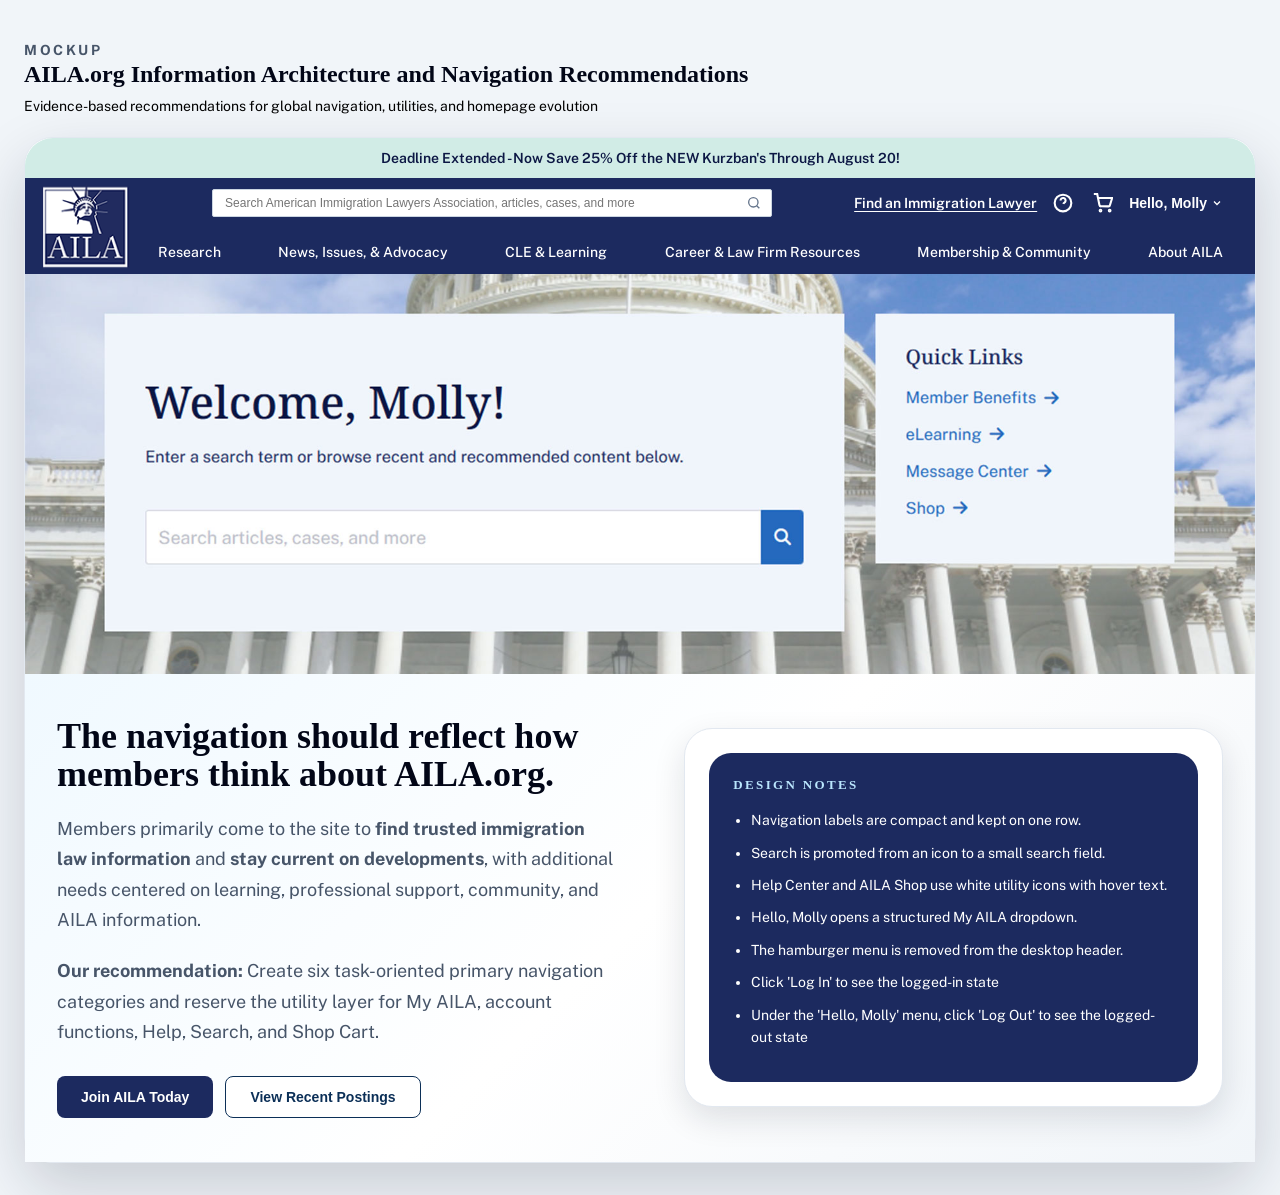
<file: index.html>
<!DOCTYPE html>
<html lang="en">
<head>
  <meta charset="UTF-8" />
  <meta name="viewport" content="width=device-width, initial-scale=1.0" />
  <title>AILA Navigation Mockup</title>

  <style>
    @import url('https://fonts.googleapis.com/css2?family=Public+Sans:wght@400;500;600;700;800&display=swap');
    @import url('https://fonts.adobe.com/fonts/freight-text');

    * {
      box-sizing: border-box;
    }

    body {
      margin: 0;
      font-family: "Public Sans", Arial, sans-serif;
      background: #f1f5f9;
      color: #0f172a;
    }

    h1, h2, h3 {
      font-family: "Freight Text", serif;
    }

    /* =========================
       MOCKUP WRAPPER
    ========================= */

    .mockup-page {
      max-width: 1280px;
      margin: 0 auto;
      padding: 32px 24px;
    }

    .mockup-heading {
      margin-bottom: 20px;
    }

    .mockup-label {
      margin: 0 0 6px;
      font-size: 12px;
      font-weight: 700;
      letter-spacing: 0.18em;
      text-transform: uppercase;
      color: #0369a1;
    }

    .mockup-heading h1 {
      margin: 0;
      font-size: 24px;
      color: #020617;
    }

    .mockup-heading p {
      max-width: 720px;
      margin: 8px 0 0;
      font-size: 14px;
      color: #475569;
      line-height: 1.5;
    }

    .mockup-heading p:last-child {
      color: #000000;
    }

    .site-frame {
      background: white;
      border-radius: 28px;
      overflow: visible;
      box-shadow: 0 24px 60px rgba(15, 23, 42, 0.18);
      border: 1px solid #e2e8f0;
    }

    .promo-bar {
      background: #d1ece6;
      color: #0C1744;
      text-align: center;
      font-size: 14px;
      font-weight: 600;
      padding: 12px 32px;
      border-radius: 28px 28px 0 0;
    }

    /* =========================
       AILA HEADER
    ========================= */

    .aila-header {
      position: relative;
      z-index: 20;
      background: #1C2A5F;
      color: white;
      display: grid;
      grid-template-columns: max-content minmax(0, 1fr);
      grid-template-rows: auto 46px;
    }

    .aila-utility-bar {
      display: flex;
      align-items: center;
      justify-content: space-between;
      background: #1C2A5F;
      grid-column: 2;
      grid-row: 1;
      padding: 2px 32px 2px 4px;
    }

    .aila-header.logged-out,
    .aila-header.logged-out .aila-utility-bar {
      background: #2469BE;
    }

    .aila-logo {
      display: flex;
      align-items: center;
      justify-content: flex-start;
      grid-column: 1;
      grid-row: 1 / -1;
      position: relative;
      z-index: 1;
      padding: 4px 8px 4px 16px;
    }

    .aila-logo img {
      height: 88px;
      max-height: 100%;
      width: auto;
      display: block;
    }

    .aila-utility-right {
      display: flex;
      align-items: center;
      justify-content: flex-end;
      gap: 12px;
      width: 100%;
      min-width: 0;
      position: relative;
    }

    /* =========================
       SEARCH
    ========================= */

    .aila-search {
      width: 560px;
      max-width: 100%;
      min-width: 0;
      flex: 0 1 560px;
      margin-inline: auto;
      position: relative;
    }

    .aila-search label {
      position: absolute;
      width: 1px;
      height: 1px;
      padding: 0;
      margin: -1px;
      overflow: hidden;
      clip: rect(0, 0, 0, 0);
      white-space: nowrap;
      border: 0;
    }

    .aila-search input {
      width: 100%;
      height: 28px;
      border: 1px solid #cbd5e1;
      border-radius: 2px;
      background: white;
      padding: 0 12px;
      font-size: 12px;
      color: #0f172a;
      outline: none;
      padding-right: 36px;
    }

    .aila-search-icon {
      position: absolute;
      top: 50%;
      right: 10px;
      width: 16px;
      height: 16px;
      transform: translateY(-50%);
      stroke: #64748b;
      stroke-width: 2;
      fill: none;
      pointer-events: none;
    }

    .aila-search input:focus {
      border-color: #7dd3fc;
      box-shadow: 0 0 0 2px rgba(125, 211, 252, 0.45);
    }

    .aila-lawyer-link {
      color: white;
      font-size: 14px;
      font-weight: 600;
      line-height: 28px;
      white-space: nowrap;
      text-decoration: underline;
      text-underline-offset: 3px;
    }

    .aila-lawyer-link:hover,
    .aila-lawyer-link:focus-visible {
      color: #bae6fc;
    }

    /* =========================
       UTILITY ICON BUTTONS
    ========================= */

    .aila-icon-btn {
      position: relative;
      width: 28px;
      height: 28px;
      flex: 0 0 28px;
      border: none;
      background: transparent;
      color: white;
      cursor: pointer;
      display: flex;
      align-items: center;
      justify-content: center;
      padding: 0;
    }

    .aila-icon-btn svg {
      width: 20px;
      height: 20px;
      stroke: white;
      stroke-width: 2.5;
      fill: none;
    }

    .aila-icon-btn:hover svg {
      stroke: #bae6fd;
    }

    .aila-tooltip {
      position: absolute;
      top: 32px;
      left: 50%;
      transform: translateX(-50%);
      background: #111827;
      color: white;
      padding: 4px 8px;
      font-size: 11px;
      font-weight: 500;
      border-radius: 4px;
      white-space: nowrap;
      opacity: 0;
      visibility: hidden;
      transition: opacity 0.15s ease, visibility 0.15s ease;
      z-index: 100;
    }

    .aila-icon-btn:hover .aila-tooltip {
      opacity: 1;
      visibility: visible;
    }

    /* =========================
       ACCOUNT MENU
    ========================= */

    .aila-account {
      position: relative;
    }

    .aila-account-trigger {
      display: flex;
      align-items: center;
      gap: 4px;
      height: 28px;
      border: none;
      background: transparent;
      color: white;
      font-size: 14px;
      font-weight: 600;
      cursor: pointer;
      padding: 0;
    }

    .aila-account-trigger:hover {
      color: #bae6fd;
    }

    .aila-account-trigger svg {
      width: 12px;
      height: 12px;
      stroke: currentColor;
      stroke-width: 2.5;
      fill: none;
      transition: transform 0.15s ease;
    }

    .aila-account-trigger[aria-expanded="true"] svg {
      transform: rotate(180deg);
    }

    .aila-dropdown {
      display: none;
      position: absolute;
      right: 0;
      top: 34px;
      z-index: 1000;
      width: 288px;
      background: white;
      border: 1px solid #e2e8f0;
      border-radius: 6px;
      box-shadow:
        0 10px 15px rgba(0, 0, 0, 0.10),
        0 4px 6px rgba(0, 0, 0, 0.05);
      overflow: hidden;
    }

    .aila-dropdown.is-open {
      display: block;
    }

    .aila-dropdown-inner {
      padding: 8px 0;
    }

    .aila-dropdown-section {
      padding: 8px 16px;
      border-bottom: 1px solid #f1f5f9;
    }

    .aila-dropdown-section:last-child {
      border-bottom: none;
    }

    .aila-dropdown-heading {
      margin: 0 0 8px;
      font-size: 14px;
      font-weight: 700;
      text-transform: uppercase;
      letter-spacing: 0.05em;
      color: #0C1744;
    }

    .aila-dropdown a {
      display: block;
      padding: 4px 0 4px 4px;
      color: #334155;
      font-size: 14px;
      text-decoration: none;
    }

    .aila-dropdown a:hover {
      color: #0b2f57;
    }

    .aila-logout {
      color: #cc0000 !important;
      font-size: 16px !important;
      font-weight: 700;
      display: flex !important;
      align-items: center;
      gap: 8px;
    }

    .aila-logout svg {
      width: 16px;
      height: 16px;
      stroke: currentColor;
      stroke-width: 2;
      fill: none;
    }

    .aila-logout:hover {
      color: #991b1b !important;
    }

    /* =========================
       MAIN NAVIGATION
    ========================= */

    .aila-main-nav {
      background: #1C2A5F;
      grid-column: 1 / -1;
      grid-row: 2;
      padding: 5px 32px 5px 20px;
    }

    .aila-main-nav ul {
      list-style: none;
      padding: 0;
      margin: 0;
      height: 36px;
      display: flex;
      align-items: center;
      justify-content: space-between;
      gap: 32px;
      padding-left: 113px;
      white-space: nowrap;
    }

    .aila-main-nav a {
      color: white;
      text-decoration: none;
      font-size: 14px;
      font-weight: 500;
    }

    .aila-main-nav a:hover {
      color: #bae6fd;
    }

    .aila-nav-item {
      position: relative;
    }

    .aila-research-menu {
      position: absolute;
      top: 36px;
      left: 0;
      width: 720px;
      padding: 24px;
      background: #ffffff;
      border: 1px solid #dbe3ef;
      border-radius: 8px;
      box-shadow: 0 16px 32px rgba(12, 23, 68, 0.18);
      transform: translateY(8px);
      opacity: 0;
      visibility: hidden;
      transition: opacity 0.15s ease, transform 0.15s ease, visibility 0.15s;
      z-index: 1000;
    }

    .aila-career-menu {
      left: auto;
      right: 0;
    }

    .aila-about-menu {
      width: 480px;
    }

    .aila-about-menu .aila-research-menu-grid {
      grid-template-columns: minmax(0, 0.8fr) minmax(0, 1.2fr);
    }

    .aila-nav-item:hover .aila-research-menu,
    .aila-nav-item:focus-within .aila-research-menu {
      opacity: 1;
      visibility: visible;
      transform: translateY(0);
    }

    .aila-research-menu-grid {
      display: grid;
      grid-template-columns: 0.8fr 1.2fr 1fr;
      gap: 24px;
    }

    .aila-news-menu-grid {
      grid-template-columns: repeat(3, minmax(0, 1fr));
    }

    .aila-equal-menu-grid {
      grid-template-columns: repeat(3, minmax(0, 1fr));
    }

    .aila-membership-menu-grid {
      grid-template-columns: 1.2fr 1fr 0.8fr;
    }

    .aila-research-menu-column {
      min-width: 0;
    }

    .aila-research-menu-heading {
      margin: 0 0 10px;
      color: #1C2A5F;
      font-size: 14px;
      font-weight: 700;
      text-transform: uppercase;
      letter-spacing: 0.06em;
    }

    .aila-menu-subheading {
      margin-top: 18px;
    }

    .aila-research-menu-column a {
      display: block;
      margin: 0;
      padding: 6px 0;
      color: #334155;
      font-size: 14px;
      line-height: 1.35;
      white-space: normal;
    }

    .aila-research-menu-column a:hover,
    .aila-research-menu-column a:focus {
      color: #0072bc;
    }

    /* =========================
       LOGGED OUT STATE
    ========================= */

    .aila-header.logged-out .aila-account {
      display: none;
    }

    .aila-login-btn {
      display: none;
      height: 28px;
      padding: 0 20px;
      background: white;
      color: #1C2A5F;
      border: none;
      border-radius: 4px;
      font-size: 14px;
      font-weight: 600;
      cursor: pointer;
      transition: background-color 0.2s ease;
      align-items: center;
      justify-content: center;
      white-space: nowrap;
    }

    .aila-login-btn:hover {
      background-color: #f1f5f9;
    }

    .aila-header.logged-out .aila-login-btn {
      display: block;
    }

    .aila-main-nav-logged-in {
      display: block;
    }

    .aila-main-nav-logged-out {
      display: none;
    }

    /* =========================
       SAMPLE PAGE CONTENT
    ========================= */

    .hero {
      background: linear-gradient(135deg, #f0f9ff, #ffffff, #f1f5f9);
      padding: 44px 32px;
      display: grid;
      grid-template-columns: 1.05fr 0.95fr;
      gap: 32px;
      align-items: center;
    }

    .hero-eyebrow {
      font-size: 13px;
      font-weight: 800;
      text-transform: uppercase;
      letter-spacing: 0.18em;
      color: #0072bc;
      margin: 0 0 12px;
    }

    .hero h2 {
      margin: 0;
      max-width: 640px;
      font-size: 36px;
      line-height: 1.05;
      color: #020617;
    }

    .hero p {
      max-width: 560px;
      margin: 20px 0 0;
      font-size: 18px;
      line-height: 1.7;
      color: #475569;
    }

    .hero-actions {
      display: flex;
      flex-wrap: wrap;
      gap: 12px;
      margin-top: 28px;
    }

    .primary-btn,
    .secondary-btn {
      border-radius: 8px;
      padding: 12px 24px;
      font-size: 14px;
      font-weight: 700;
      cursor: pointer;
    }

    .primary-btn {
      border: none;
      background: #1C2A5F;
      color: white;
      transition: background-color 0.2s ease;
    }

    .primary-btn:hover {
      background-color: #0072bc;
    }

    .secondary-btn {
      border: 1px solid #0b2f57;
      background: white;
      color: #0b2f57;
    }

    .design-notes {
      background: white;
      border-radius: 28px;
      padding: 24px;
      box-shadow: 0 12px 32px rgba(15, 23, 42, 0.12);
      border: 1px solid #e2e8f0;
    }

    .design-notes-card {
      background: #1C2A5F;
      color: white;
      border-radius: 22px;
      padding: 24px;
    }

    .design-notes-card h3 {
      margin: 0 0 16px;
      font-size: 13px;
      font-weight: 700;
      text-transform: uppercase;
      letter-spacing: 0.18em;
      color: #bae6fd;
    }

    .design-notes-card ul {
      margin: 0;
      padding-left: 18px;
      font-size: 14px;
      line-height: 1.6;
    }

    .design-notes-card li {
      margin-bottom: 10px;
    }

    /* =========================       HERO IMAGE SECTION
    ========================= */

    .hero-image-section {
      width: 100%;
      overflow: hidden;
      position: relative;
    }

    .hero-image {
      display: block;
      width: 100%;
      height: auto;
      max-height: 400px;
      object-fit: cover;
    }

    /* =========================       RESPONSIVE
    ========================= */

    @media (max-width: 900px) {
      .aila-utility-bar {
        align-items: flex-start;
        flex-direction: column;
        gap: 12px;
        padding-left: 20px;
      }

      .aila-utility-right {
        flex-wrap: wrap;
        justify-content: flex-start;
      }

      .aila-search {
        width: 230px;
        flex-basis: 230px;
        margin-left: 0;
      }

      .aila-lawyer-link {
        line-height: 28px;
      }

      .aila-main-nav ul {
        overflow-x: auto;
      }

      .hero {
        grid-template-columns: 1fr;
      }

      .hero h2 {
        font-size: 36px;
      }
    }
  </style>
</head>

<body>

  <div class="mockup-page">

    <div class="mockup-heading">
      <p class="mockup-label">Mockup</p>
      <h1>AILA.org Information Architecture and Navigation Recommendations</h1>
      <p>
        Evidence-based recommendations for global navigation, utilities, and homepage evolution
      </p>
    </div>

    <div class="site-frame">

      <div class="promo-bar">
        Deadline Extended - Now Save 25% Off the NEW Kurzban's Through August 20!
      </div>

      <header class="aila-header">

        <!-- Logo spans the utility and primary navigation rows -->
        <div class="aila-logo">
          <img src="AILA-100.png" alt="AILA" />
        </div>

        <!-- Utility Bar -->
        <div class="aila-utility-bar">

          <!-- Right Utility Area -->
          <div class="aila-utility-right">

            <!-- Search -->
            <div class="aila-search">
              <label for="site-search">Search AILA.org</label>
              <input id="site-search" type="search" placeholder="Search American Immigration Lawyers Association, articles, cases, and more" />
              <svg class="aila-search-icon" viewBox="0 0 24 24" aria-hidden="true">
                <circle cx="11" cy="11" r="7"></circle>
                <path d="m20 20-4-4"></path>
              </svg>
            </div>

            <a class="aila-lawyer-link" href="#">Find an Immigration Lawyer</a>

            <!-- Help Center -->
            <button class="aila-icon-btn" type="button" title="Help Center" aria-label="Help Center">
              <svg viewBox="0 0 24 24" aria-hidden="true">
                <circle cx="12" cy="12" r="10"></circle>
                <path d="M9.1 9a3 3 0 1 1 5.8 1c-.5 1.4-2.1 1.8-2.6 3"></path>
                <path d="M12 17h.01"></path>
              </svg>
              <span class="aila-tooltip">Help Center</span>
            </button>

            <!-- AILA Shop -->
            <button class="aila-icon-btn" type="button" title="AILA Shop" aria-label="AILA Shop">
              <svg viewBox="0 0 24 24" aria-hidden="true">
                <circle cx="9" cy="21" r="1"></circle>
                <circle cx="20" cy="21" r="1"></circle>
                <path d="M1 1h4l2.7 13.4a2 2 0 0 0 2 1.6h8.7a2 2 0 0 0 2-1.6L23 6H6"></path>
              </svg>
              <span class="aila-tooltip">AILA Shop</span>
            </button>

            <!-- Account Menu (Logged In) -->
            <div class="aila-account">
              <button
                class="aila-account-trigger"
                type="button"
                aria-expanded="false"
                aria-controls="aila-account-menu"
              >
                Hello, Molly
                <svg viewBox="0 0 24 24" aria-hidden="true">
                  <path d="M6 9l6 6 6-6"></path>
                </svg>
              </button>

              <div class="aila-dropdown" id="aila-account-menu">
                <div class="aila-dropdown-inner">

                  <div class="aila-dropdown-section">
                    <p class="aila-dropdown-heading">My AILA</p>
                    <a href="#">Profile</a>
                    <a href="#">Account Settings</a>
                    <a href="#">Addresses</a>
                    <a href="#">Change Password</a>
                  </div>

                  <div class="aila-dropdown-section">
                    <p class="aila-dropdown-heading">Email Subscriptions</p>
                    <a href="#">Recent Posting Alerts</a>
                    <a href="#">Informational Emails</a>
                    <a href="#">Listservs</a>
                  </div>

                  <div class="aila-dropdown-section">
                    <p class="aila-dropdown-heading">Shop</p>
                    <a href="#">Order History</a>
                    <a href="#">Digital Library</a>
                    <a href="#">My CLE</a>
                  </div>

                  <div class="aila-dropdown-section">
                    <a href="#" class="aila-logout">
                      <svg viewBox="0 0 24 24" aria-hidden="true">
                        <path d="M10 17l5-5-5-5"></path>
                        <path d="M15 12H3"></path>
                        <path d="M14 5h5v14h-5"></path>
                      </svg>
                      <span>LOG OUT</span>
                    </a>
                  </div>

                </div>
              </div>
            </div>

            <!-- Login Button (Logged Out) -->
            <button class="aila-login-btn" type="button">
              Log In
            </button>

          </div>
        </div>

        <!-- Main Navigation - Logged In -->
        <nav class="aila-main-nav aila-main-nav-logged-in" aria-label="Primary navigation">
          <ul>
            <li class="aila-nav-item">
              <a href="#" aria-haspopup="true">Research</a>
              <div class="aila-research-menu">
                <div class="aila-research-menu-grid">
                  <div class="aila-research-menu-column">
                    <p class="aila-research-menu-heading">Find &amp; Browse</p>
                    <a href="#">Advanced Search</a>
                    <a href="#">Research by Topic</a>
                    <a href="#">My Research</a>
                  </div>
                  <div class="aila-research-menu-column">
                    <p class="aila-research-menu-heading">Guidance &amp; Publications</p>
                    <a href="#">Books (Print &amp; Digital)</a>
                    <a href="#">AILA Law Journal</a>
                    <a href="#">Practice Pointers &amp; Alerts</a>
                    <a href="#">Litigation Resource Center</a>
                    <a href="#">Client Flyers</a>
                  </div>
                  <div class="aila-research-menu-column">
                    <p class="aila-research-menu-heading">Research Tools</p>
                    <a href="#">AILALink</a>
                    <a href="#">Fastcase</a>
                  </div>
                </div>
              </div>
            </li>
            <li class="aila-nav-item">
              <a href="#" aria-haspopup="true">News, Issues, &amp; Advocacy</a>
              <div class="aila-research-menu">
                <div class="aila-research-menu-grid aila-news-menu-grid">
                  <div class="aila-research-menu-column">
                    <p class="aila-research-menu-heading">Stay Current</p>
                    <a href="#">Immigration News</a>
                    <a href="#">Recent Postings</a>
                    <a href="#">Blog</a>
                    <a href="#">Press Releases</a>
                  </div>
                  <div class="aila-research-menu-column">
                    <p class="aila-research-menu-heading">Issues &amp; Trends</p>
                    <a href="#">Featured Issues</a>
                    <a href="#">Trend Trackers</a>
                    <a href="#">Policy Briefs</a>
                    <a href="#">Liaison Meetings</a>
                  </div>
                  <div class="aila-research-menu-column">
                    <p class="aila-research-menu-heading">Take Action</p>
                    <a href="#">Advocacy Center</a>
                    <a href="#">National Day of Action</a>
                    <a href="#">Report Trends &amp; Issues</a>
                  </div>
                </div>
              </div>
            </li>
            <li class="aila-nav-item">
              <a href="#" aria-haspopup="true">CLE &amp; Learning</a>
              <div class="aila-research-menu">
                <div class="aila-research-menu-grid aila-equal-menu-grid">
                  <div class="aila-research-menu-column">
                    <p class="aila-research-menu-heading">Events</p>
                    <a href="#">Conferences</a>
                    <a href="#">Seminars</a>
                    <a href="#">Roundtables</a>
                    <a href="#">Calendar</a>
                  </div>
                  <div class="aila-research-menu-column">
                    <p class="aila-research-menu-heading">OnDemand</p>
                    <a href="#">eLearning</a>
                    <a href="#">Online Courses</a>
                    <a href="#">Tutorial Videos</a>
                  </div>
                  <div class="aila-research-menu-column">
                    <p class="aila-research-menu-heading">Continuing Legal<br />Education (CLE)</p>
                    <a href="#">CLE Resources</a>
                    <a href="#">Find CLE Products</a>
                    <a href="#">My CLE</a>
                    <a href="#">Tuition Assistance</a>
                  </div>
                </div>
              </div>
            </li>
            <li class="aila-nav-item">
              <a href="#" aria-haspopup="true">Career &amp; Law Firm Resources</a>
              <div class="aila-research-menu aila-career-menu">
                <div class="aila-research-menu-grid">
                  <div class="aila-research-menu-column">
                    <p class="aila-research-menu-heading">Career</p>
                    <a href="#">Career Center</a>
                    <a href="#">Jobs at AILA</a>
                  </div>
                  <div class="aila-research-menu-column">
                    <p class="aila-research-menu-heading">Law Firm Resources</p>
                    <a href="#">Practice Management</a>
                    <a href="#">Discounts &amp; Alliance Programs</a>
                    <a href="#">Paralegal Tools (AAPs Only)</a>
                  </div>
                  <div class="aila-research-menu-column">
                    <p class="aila-research-menu-heading">Professional Support</p>
                    <a href="#">Ethics</a>
                    <a href="#">Lawyer Well-Being</a>
                    <a href="#">Diversity, Equity &amp; Inclusion</a>
                  </div>
                </div>
              </div>
            </li>
            <li class="aila-nav-item">
              <a href="#" aria-haspopup="true">Membership &amp; Community</a>
              <div class="aila-research-menu aila-career-menu">
                <div class="aila-research-menu-grid aila-membership-menu-grid">
                  <div class="aila-research-menu-column">
                    <p class="aila-research-menu-heading">Membership</p>
                    <a href="#">Member Benefits</a>
                    <a href="#">Discounts &amp; Alliance Programs</a>
                    <a href="#">For New Members</a>
                    <p class="aila-research-menu-heading aila-menu-subheading">Get Involved</p>
                    <a href="#">Volunteer with AILA National</a>
                    <a href="#">Pro Bono Opportunities &amp; Resources</a>
                    <a href="#">Citizenship Day</a>
                  </div>
                  <div class="aila-research-menu-column">
                    <p class="aila-research-menu-heading">Directories</p>
                    <a href="#">Member Directory</a>
                    <a href="#">International Associates Directory</a>
                    <a href="#">Paralegals Directory</a>
                    <a href="#">Group Directory</a>
                  </div>
                  <div class="aila-research-menu-column">
                    <p class="aila-research-menu-heading">Connect</p>
                    <a href="#">Chapters</a>
                    <a href="#">National Committees</a>
                    <a href="#">Practice Area Sections</a>
                    <a href="#">Interest Groups</a>
                    <a href="#">Message Center</a>
                  </div>
                </div>
              </div>
            </li>
            <li class="aila-nav-item">
              <a href="#" aria-haspopup="true">About AILA</a>
              <div class="aila-research-menu aila-career-menu aila-about-menu">
                <div class="aila-research-menu-grid">
                  <div class="aila-research-menu-column">
                    <p class="aila-research-menu-heading">AILA National</p>
                    <a href="#">About</a>
                    <a href="#">Contact</a>
                    <a href="#">Jobs at AILA</a>
                    <a href="#">Annual Awards</a>
                  </div>
                  <div class="aila-research-menu-column">
                    <p class="aila-research-menu-heading">Leadership &amp; Governance</p>
                    <a href="#">AILA Leadership</a>
                    <a href="#">Board &amp; Annual Meetings</a>
                    <a href="#">Bylaws</a>
                    <a href="#">National Elections</a>
                  </div>
                </div>
              </div>
            </li>
          </ul>
        </nav>

        <!-- Main Navigation - Logged Out -->
        <nav class="aila-main-nav aila-main-nav-logged-out" aria-label="Primary navigation">
          <ul>
            <li><a href="#">Membership</a></li>
            <li class="aila-nav-item">
              <a href="#" aria-haspopup="true">CLE &amp; Learning</a>
              <div class="aila-research-menu">
                <div class="aila-research-menu-grid aila-equal-menu-grid">
                  <div class="aila-research-menu-column">
                    <p class="aila-research-menu-heading">Events</p>
                    <a href="#">Conferences</a>
                    <a href="#">Seminars</a>
                    <a href="#">Roundtables</a>
                    <a href="#">Calendar</a>
                  </div>
                  <div class="aila-research-menu-column">
                    <p class="aila-research-menu-heading">OnDemand</p>
                    <a href="#">eLearning</a>
                    <a href="#">Online Courses</a>
                    <a href="#">Tutorial Videos</a>
                  </div>
                  <div class="aila-research-menu-column">
                    <p class="aila-research-menu-heading">Continuing Legal<br />Education (CLE)</p>
                    <a href="#">CLE Resources</a>
                    <a href="#">Find CLE Products</a>
                    <a href="#">My CLE</a>
                    <a href="#">Tuition Assistance</a>
                  </div>
                </div>
              </div>
            </li>
            <li class="aila-nav-item">
              <a href="#" aria-haspopup="true">Career &amp; Law Firm Resources</a>
              <div class="aila-research-menu aila-career-menu">
                <div class="aila-research-menu-grid">
                  <div class="aila-research-menu-column">
                    <p class="aila-research-menu-heading">Career</p>
                    <a href="#">Career Center</a>
                    <a href="#">Jobs at AILA</a>
                  </div>
                  <div class="aila-research-menu-column">
                    <p class="aila-research-menu-heading">Law Firm Resources</p>
                    <a href="#">Practice Management</a>
                    <a href="#">Discounts &amp; Alliance Programs</a>
                    <a href="#">Paralegal Tools (AAPs Only)</a>
                  </div>
                  <div class="aila-research-menu-column">
                    <p class="aila-research-menu-heading">Professional Support</p>
                    <a href="#">Ethics</a>
                    <a href="#">Lawyer Well-Being</a>
                    <a href="#">Diversity, Equity &amp; Inclusion</a>
                  </div>
                </div>
              </div>
            </li>
            <li class="aila-nav-item">
              <a href="#" aria-haspopup="true">Membership &amp; Community</a>
              <div class="aila-research-menu aila-career-menu">
                <div class="aila-research-menu-grid aila-membership-menu-grid">
                  <div class="aila-research-menu-column">
                    <p class="aila-research-menu-heading">Membership</p>
                    <a href="#">Member Benefits</a>
                    <a href="#">Discounts &amp; Alliance Programs</a>
                    <a href="#">For New Members</a>
                    <p class="aila-research-menu-heading aila-menu-subheading">Get Involved</p>
                    <a href="#">Volunteer with AILA National</a>
                    <a href="#">Pro Bono Opportunities &amp; Resources</a>
                    <a href="#">Citizenship Day</a>
                  </div>
                  <div class="aila-research-menu-column">
                    <p class="aila-research-menu-heading">Directories</p>
                    <a href="#">Member Directory</a>
                    <a href="#">International Associates Directory</a>
                    <a href="#">Paralegals Directory</a>
                    <a href="#">Group Directory</a>
                  </div>
                  <div class="aila-research-menu-column">
                    <p class="aila-research-menu-heading">Connect</p>
                    <a href="#">Chapters</a>
                    <a href="#">National Committees</a>
                    <a href="#">Practice Area Sections</a>
                    <a href="#">Interest Groups</a>
                    <a href="#">Message Center</a>
                  </div>
                </div>
              </div>
            </li>
            <li class="aila-nav-item">
              <a href="#" aria-haspopup="true">About AILA</a>
              <div class="aila-research-menu aila-career-menu aila-about-menu">
                <div class="aila-research-menu-grid">
                  <div class="aila-research-menu-column">
                    <p class="aila-research-menu-heading">AILA National</p>
                    <a href="#">About</a>
                    <a href="#">Contact</a>
                    <a href="#">Jobs at AILA</a>
                    <a href="#">Annual Awards</a>
                  </div>
                  <div class="aila-research-menu-column">
                    <p class="aila-research-menu-heading">Leadership &amp; Governance</p>
                    <a href="#">AILA Leadership</a>
                    <a href="#">Board &amp; Annual Meetings</a>
                    <a href="#">Bylaws</a>
                    <a href="#">National Elections</a>
                  </div>
                </div>
              </div>
            </li>
          </ul>
        </nav>

      </header>

      <!-- Hero Image -->
      <div class="hero-image-section">
        <img src="home-hero.jpg" alt="AILA home" class="hero-image" />
      </div>

      <!-- Sample page content below header -->
      <main class="hero">

        <section>
          <h2>The navigation should reflect how members think about AILA.org.</h2>
          <p>
            Members primarily come to the site to <strong>find trusted immigration law information</strong> and <strong>stay current on developments</strong>, with additional needs centered on learning, professional support, community, and AILA information.
          </p>
          <p>
            <strong>Our recommendation:</strong> Create six task-oriented primary navigation categories and reserve the utility layer for My AILA, account functions, Help, Search, and Shop Cart.
          </p>

          <div class="hero-actions">
            <button class="primary-btn">Join AILA Today</button>
            <button class="secondary-btn">View Recent Postings</button>
          </div>
        </section>

        <aside class="design-notes">
          <div class="design-notes-card">
            <h3>Design notes</h3>
            <ul>
              <li>Navigation labels are compact and kept on one row.</li>
              <li>Search is promoted from an icon to a small search field.</li>
              <li>Help Center and AILA Shop use white utility icons with hover text.</li>
              <li>Hello, Molly opens a structured My AILA dropdown.</li>
              <li>The hamburger menu is removed from the desktop header.</li>
              <li>Click 'Log In' to see the logged-in state</li>
              <li>Under the 'Hello, Molly' menu, click 'Log Out' to see the logged-out state</li>
            </ul>
          </div>
        </aside>

      </main>

    </div>
  </div>

  <script>
    document.addEventListener("DOMContentLoaded", function () {
      const accountButton = document.querySelector(".aila-account-trigger");
      const dropdown = document.querySelector(".aila-dropdown");
      const header = document.querySelector(".aila-header");
      const logoutLink = document.querySelector(".aila-logout");
      const loginBtn = document.querySelector(".aila-login-btn");
      const heroImage = document.querySelector(".hero-image");

      // Account menu toggle
      accountButton.addEventListener("click", function (event) {
        event.stopPropagation();

        const isOpen = dropdown.classList.toggle("is-open");
        accountButton.setAttribute("aria-expanded", String(isOpen));
      });

      // Close dropdown when clicking outside
      document.addEventListener("click", function (event) {
        const account = document.querySelector(".aila-account");

        if (!account.contains(event.target)) {
          dropdown.classList.remove("is-open");
          accountButton.setAttribute("aria-expanded", "false");
        }
      });

      // Close dropdown on Escape key
      document.addEventListener("keydown", function (event) {
        if (event.key === "Escape") {
          dropdown.classList.remove("is-open");
          accountButton.setAttribute("aria-expanded", "false");
        }
      });

      // Handle logout
      logoutLink.addEventListener("click", function (event) {
        event.preventDefault();
        header.classList.add("logged-out");
        heroImage.src = "home-logged-out.jpg";
        dropdown.classList.remove("is-open");
        accountButton.setAttribute("aria-expanded", "false");
        document.querySelector(".promo-bar").style.backgroundColor = "#FCE1D6";
        document.querySelector(".promo-bar").textContent = "This is the banner color for alerts.";
      });

      // Handle login
      loginBtn.addEventListener("click", function (event) {
        event.preventDefault();
        header.classList.remove("logged-out");
        heroImage.src = "home-hero.jpg";
        document.querySelector(".promo-bar").style.backgroundColor = "#d1ece6";
        document.querySelector(".promo-bar").textContent = "Deadline Extended - Now Save 25% Off the NEW Kurzban's Through August 20!";
      });
    });
  </script>

</body>
</html>
</file>
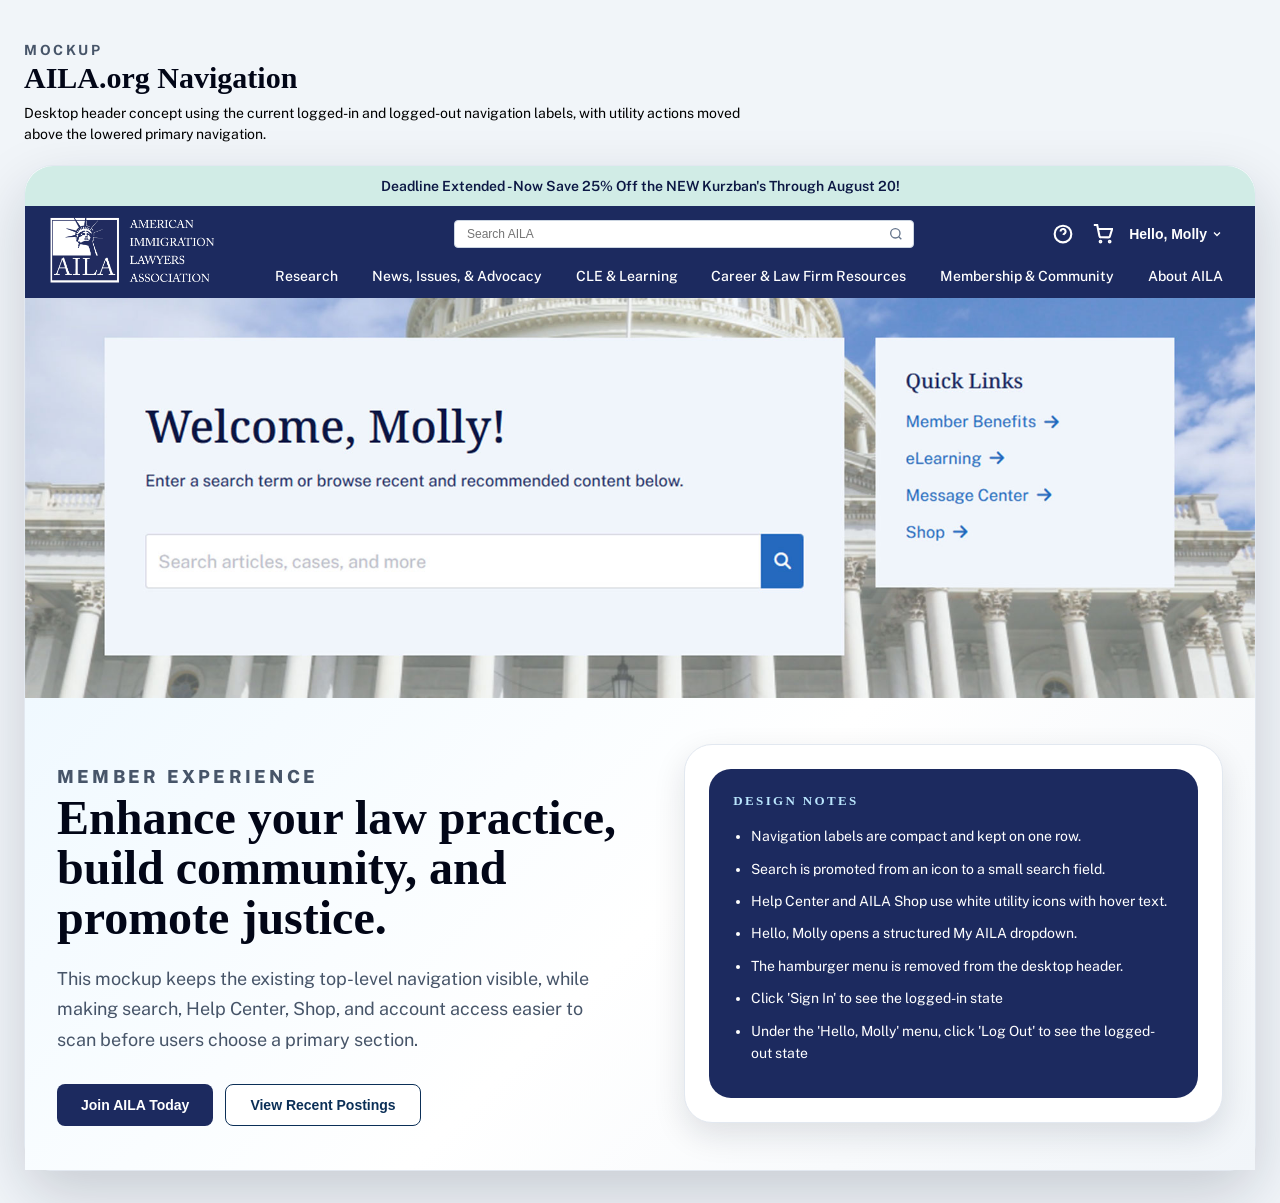
<file: aila-navigation-mockup.html>
<!DOCTYPE html>
<html lang="en">
<head>
  <meta charset="UTF-8" />
  <meta name="viewport" content="width=device-width, initial-scale=1.0" />
  <title>AILA Navigation Mockup</title>

  <style>
    @import url('https://fonts.googleapis.com/css2?family=Public+Sans:wght@400;500;600;700;800&display=swap');
    @import url('https://fonts.adobe.com/fonts/freight-text');

    * {
      box-sizing: border-box;
    }

    body {
      margin: 0;
      font-family: "Public Sans", Arial, sans-serif;
      background: #f1f5f9;
      color: #0f172a;
    }

    h1, h2, h3 {
      font-family: "Freight Text", serif;
    }

    /* =========================
       MOCKUP WRAPPER
    ========================= */

    .mockup-page {
      max-width: 1280px;
      margin: 0 auto;
      padding: 32px 24px;
    }

    .mockup-heading {
      margin-bottom: 20px;
    }

    .mockup-label {
      margin: 0 0 6px;
      font-size: 12px;
      font-weight: 700;
      letter-spacing: 0.18em;
      text-transform: uppercase;
      color: #0369a1;
    }

    .mockup-heading h1 {
      margin: 0;
      font-size: 30px;
      color: #020617;
    }

    .mockup-heading p {
      max-width: 720px;
      margin: 8px 0 0;
      font-size: 14px;
      color: #475569;
      line-height: 1.5;
    }

    .mockup-heading p:last-child {
      color: #000000;
    }

    .site-frame {
      background: white;
      border-radius: 28px;
      overflow: visible;
      box-shadow: 0 24px 60px rgba(15, 23, 42, 0.18);
      border: 1px solid #e2e8f0;
    }

    .promo-bar {
      background: #d1ece6;
      color: #0C1744;
      text-align: center;
      font-size: 14px;
      font-weight: 600;
      padding: 12px 32px;
      border-radius: 28px 28px 0 0;
    }

    /* =========================
       AILA HEADER
    ========================= */

    .aila-header {
      position: relative;
      z-index: 20;
      background: #1C2A5F;
      color: white;
      display: grid;
      grid-template-columns: 230px 1fr;
      grid-template-rows: auto 46px;
    }

    .aila-utility-bar {
      display: flex;
      align-items: center;
      justify-content: space-between;
      background: #1C2A5F;
      grid-column: 2;
      grid-row: 1;
      padding: 14px 32px 4px 20px;
    }

    .aila-logo {
      display: flex;
      align-items: flex-start;
      justify-content: center;
      grid-column: 1;
      grid-row: 1 / span 2;
      padding: 8px 16px 0;
    }

    .aila-logo img {
      height: 69.3px;
      width: auto;
      display: block;
      transform: translateX(-8px);
    }

    .aila-utility-right {
      display: flex;
      align-items: center;
      justify-content: flex-end;
      gap: 12px;
      width: 100%;
      position: relative;
    }

    /* =========================
       SEARCH
    ========================= */

    .aila-search {
      width: 460px;
      position: absolute;
      left: calc(50% - 65px);
      transform: translateX(-50%);
    }

    .aila-search label {
      position: absolute;
      width: 1px;
      height: 1px;
      padding: 0;
      margin: -1px;
      overflow: hidden;
      clip: rect(0, 0, 0, 0);
      white-space: nowrap;
      border: 0;
    }

    .aila-search input {
      width: 100%;
      height: 28px;
      border: 1px solid #cbd5e1;
      border-radius: 4px;
      background: white;
      padding: 0 12px;
      font-size: 12px;
      color: #0f172a;
      outline: none;
      padding-right: 36px;
    }

    .aila-search-icon {
      position: absolute;
      top: 50%;
      right: 10px;
      width: 16px;
      height: 16px;
      transform: translateY(-50%);
      stroke: #64748b;
      stroke-width: 2;
      fill: none;
      pointer-events: none;
    }

    .aila-search input:focus {
      border-color: #7dd3fc;
      box-shadow: 0 0 0 2px rgba(125, 211, 252, 0.45);
    }

    /* =========================
       UTILITY ICON BUTTONS
    ========================= */

    .aila-icon-btn {
      position: relative;
      width: 28px;
      height: 28px;
      border: none;
      background: transparent;
      color: white;
      cursor: pointer;
      display: flex;
      align-items: center;
      justify-content: center;
      padding: 0;
    }

    .aila-icon-btn svg {
      width: 20px;
      height: 20px;
      stroke: white;
      stroke-width: 2.5;
      fill: none;
    }

    .aila-icon-btn:hover svg {
      stroke: #bae6fd;
    }

    .aila-tooltip {
      position: absolute;
      top: 32px;
      left: 50%;
      transform: translateX(-50%);
      background: #111827;
      color: white;
      padding: 4px 8px;
      font-size: 11px;
      font-weight: 500;
      border-radius: 4px;
      white-space: nowrap;
      opacity: 0;
      visibility: hidden;
      transition: opacity 0.15s ease, visibility 0.15s ease;
      z-index: 100;
    }

    .aila-icon-btn:hover .aila-tooltip {
      opacity: 1;
      visibility: visible;
    }

    /* =========================
       ACCOUNT MENU
    ========================= */

    .aila-account {
      position: relative;
    }

    .aila-account-trigger {
      display: flex;
      align-items: center;
      gap: 4px;
      height: 28px;
      border: none;
      background: transparent;
      color: white;
      font-size: 14px;
      font-weight: 600;
      cursor: pointer;
      padding: 0;
    }

    .aila-account-trigger:hover {
      color: #bae6fd;
    }

    .aila-account-trigger svg {
      width: 12px;
      height: 12px;
      stroke: currentColor;
      stroke-width: 2.5;
      fill: none;
      transition: transform 0.15s ease;
    }

    .aila-account-trigger[aria-expanded="true"] svg {
      transform: rotate(180deg);
    }

    .aila-dropdown {
      display: none;
      position: absolute;
      right: 0;
      top: 34px;
      z-index: 1000;
      width: 288px;
      background: white;
      border: 1px solid #e2e8f0;
      border-radius: 6px;
      box-shadow:
        0 10px 15px rgba(0, 0, 0, 0.10),
        0 4px 6px rgba(0, 0, 0, 0.05);
      overflow: hidden;
    }

    .aila-dropdown.is-open {
      display: block;
    }

    .aila-dropdown-inner {
      padding: 8px 0;
    }

    .aila-dropdown-section {
      padding: 8px 16px;
      border-bottom: 1px solid #f1f5f9;
    }

    .aila-dropdown-section:last-child {
      border-bottom: none;
    }

    .aila-dropdown-heading {
      margin: 0 0 8px;
      font-size: 14px;
      font-weight: 700;
      text-transform: uppercase;
      letter-spacing: 0.05em;
      color: #0C1744;
    }

    .aila-dropdown a {
      display: block;
      padding: 4px 0 4px 4px;
      color: #334155;
      font-size: 14px;
      text-decoration: none;
    }

    .aila-dropdown a:hover {
      color: #0b2f57;
    }

    .aila-logout {
      color: #cc0000 !important;
      font-size: 16px !important;
      font-weight: 700;
      display: flex !important;
      align-items: center;
      gap: 8px;
    }

    .aila-logout svg {
      width: 16px;
      height: 16px;
      stroke: currentColor;
      stroke-width: 2;
      fill: none;
    }

    .aila-logout:hover {
      color: #991b1b !important;
    }

    /* =========================
       MAIN NAVIGATION
    ========================= */

    .aila-main-nav {
      background: #1C2A5F;
      grid-column: 2;
      grid-row: 2;
      padding: 5px 32px 5px 20px;
    }

    .aila-main-nav ul {
      list-style: none;
      padding: 0;
      margin: 0;
      height: 36px;
      display: flex;
      align-items: center;
      justify-content: space-between;
      gap: 32px;
      white-space: nowrap;
    }

    .aila-main-nav a {
      color: white;
      text-decoration: none;
      font-size: 14px;
      font-weight: 500;
    }

    .aila-main-nav a:hover {
      color: #bae6fd;
    }

    .aila-nav-item {
      position: relative;
    }

    .aila-research-menu {
      position: absolute;
      top: 36px;
      left: 0;
      width: 720px;
      padding: 24px;
      background: #ffffff;
      border: 1px solid #dbe3ef;
      border-radius: 8px;
      box-shadow: 0 16px 32px rgba(12, 23, 68, 0.18);
      transform: translateY(8px);
      opacity: 0;
      visibility: hidden;
      transition: opacity 0.15s ease, transform 0.15s ease, visibility 0.15s;
      z-index: 1000;
    }

    .aila-career-menu {
      left: auto;
      right: 0;
    }

    .aila-nav-item:hover .aila-research-menu,
    .aila-nav-item:focus-within .aila-research-menu {
      opacity: 1;
      visibility: visible;
      transform: translateY(0);
    }

    .aila-research-menu-grid {
      display: grid;
      grid-template-columns: 0.8fr 1.2fr 1fr;
      gap: 24px;
    }

    .aila-news-menu-grid {
      grid-template-columns: repeat(3, minmax(0, 1fr));
    }

    .aila-equal-menu-grid {
      grid-template-columns: repeat(3, minmax(0, 1fr));
    }

    .aila-membership-menu-grid {
      grid-template-columns: 1.2fr 1fr 0.8fr;
    }

    .aila-research-menu-column {
      min-width: 0;
    }

    .aila-research-menu-heading {
      margin: 0 0 10px;
      color: #1C2A5F;
      font-size: 14px;
      font-weight: 700;
      text-transform: uppercase;
      letter-spacing: 0.06em;
    }

    .aila-menu-subheading {
      margin-top: 18px;
    }

    .aila-research-menu-column a {
      display: block;
      margin: 0;
      padding: 6px 0;
      color: #334155;
      font-size: 14px;
      line-height: 1.35;
    }

    .aila-research-menu-column a:hover,
    .aila-research-menu-column a:focus {
      color: #0072bc;
    }

    /* =========================
       LOGGED OUT STATE
    ========================= */

    .aila-header.logged-out .aila-account {
      display: none;
    }

    .aila-login-btn {
      display: none;
      height: 28px;
      padding: 0 20px;
      background: white;
      color: #1C2A5F;
      border: none;
      border-radius: 4px;
      font-size: 14px;
      font-weight: 600;
      cursor: pointer;
      transition: background-color 0.2s ease;
      align-items: center;
      justify-content: center;
      white-space: nowrap;
    }

    .aila-login-btn:hover {
      background-color: #f1f5f9;
    }

    .aila-header.logged-out .aila-login-btn {
      display: block;
    }

    .aila-main-nav-logged-in {
      display: block;
    }

    .aila-main-nav-logged-out {
      display: none;
    }

    .aila-header.logged-out .aila-main-nav-logged-in {
      display: none;
    }

    .aila-header.logged-out .aila-main-nav-logged-out {
      display: block;
    }

    /* =========================
       SAMPLE PAGE CONTENT
    ========================= */

    .hero {
      background: linear-gradient(135deg, #f0f9ff, #ffffff, #f1f5f9);
      padding: 44px 32px;
      display: grid;
      grid-template-columns: 1.05fr 0.95fr;
      gap: 32px;
      align-items: center;
    }

    .hero-eyebrow {
      font-size: 13px;
      font-weight: 800;
      text-transform: uppercase;
      letter-spacing: 0.18em;
      color: #0072bc;
      margin: 0 0 12px;
    }

    .hero h2 {
      margin: 0;
      max-width: 640px;
      font-size: 48px;
      line-height: 1.05;
      color: #020617;
    }

    .hero p {
      max-width: 560px;
      margin: 20px 0 0;
      font-size: 18px;
      line-height: 1.7;
      color: #475569;
    }

    .hero-actions {
      display: flex;
      flex-wrap: wrap;
      gap: 12px;
      margin-top: 28px;
    }

    .primary-btn,
    .secondary-btn {
      border-radius: 8px;
      padding: 12px 24px;
      font-size: 14px;
      font-weight: 700;
      cursor: pointer;
    }

    .primary-btn {
      border: none;
      background: #1C2A5F;
      color: white;
      transition: background-color 0.2s ease;
    }

    .primary-btn:hover {
      background-color: #0072bc;
    }

    .secondary-btn {
      border: 1px solid #0b2f57;
      background: white;
      color: #0b2f57;
    }

    .design-notes {
      background: white;
      border-radius: 28px;
      padding: 24px;
      box-shadow: 0 12px 32px rgba(15, 23, 42, 0.12);
      border: 1px solid #e2e8f0;
    }

    .design-notes-card {
      background: #1C2A5F;
      color: white;
      border-radius: 22px;
      padding: 24px;
    }

    .design-notes-card h3 {
      margin: 0 0 16px;
      font-size: 13px;
      font-weight: 700;
      text-transform: uppercase;
      letter-spacing: 0.18em;
      color: #bae6fd;
    }

    .design-notes-card ul {
      margin: 0;
      padding-left: 18px;
      font-size: 14px;
      line-height: 1.6;
    }

    .design-notes-card li {
      margin-bottom: 10px;
    }

    /* =========================       HERO IMAGE SECTION
    ========================= */

    .hero-image-section {
      width: 100%;
      overflow: hidden;
      position: relative;
    }

    .hero-image {
      display: block;
      width: 100%;
      height: auto;
      max-height: 400px;
      object-fit: cover;
    }

    /* =========================       RESPONSIVE
    ========================= */

    @media (max-width: 900px) {
      .aila-utility-bar {
        align-items: flex-start;
        flex-direction: column;
        gap: 12px;
      }

      .aila-utility-right {
        flex-wrap: wrap;
        justify-content: flex-start;
      }

      .aila-search {
        width: 230px;
        position: relative;
        left: auto;
        transform: none;
      }

      .aila-main-nav ul {
        overflow-x: auto;
      }

      .hero {
        grid-template-columns: 1fr;
      }

      .hero h2 {
        font-size: 36px;
      }
    }
  </style>
</head>

<body>

  <div class="mockup-page">

    <div class="mockup-heading">
      <p class="mockup-label">Mockup</p>
      <h1>AILA.org Navigation</h1>
      <p>
        Desktop header concept using the current logged-in and logged-out navigation labels, with utility actions moved above the lowered primary navigation.
      </p>
    </div>

    <div class="site-frame">

      <div class="promo-bar">
        Deadline Extended - Now Save 25% Off the NEW Kurzban's Through August 20!
      </div>

      <header class="aila-header">

        <!-- Logo spans the utility and primary navigation rows -->
        <div class="aila-logo">
          <img src="AILA_Navy50_Whitetext.png" alt="AILA" />
        </div>

        <!-- Utility Bar -->
        <div class="aila-utility-bar">

          <!-- Right Utility Area -->
          <div class="aila-utility-right">

            <!-- Search -->
            <div class="aila-search">
              <label for="site-search">Search AILA.org</label>
              <input id="site-search" type="search" placeholder="Search AILA" />
              <svg class="aila-search-icon" viewBox="0 0 24 24" aria-hidden="true">
                <circle cx="11" cy="11" r="7"></circle>
                <path d="m20 20-4-4"></path>
              </svg>
            </div>

            <!-- Help Center -->
            <button class="aila-icon-btn" type="button" title="Help Center" aria-label="Help Center">
              <svg viewBox="0 0 24 24" aria-hidden="true">
                <circle cx="12" cy="12" r="10"></circle>
                <path d="M9.1 9a3 3 0 1 1 5.8 1c-.5 1.4-2.1 1.8-2.6 3"></path>
                <path d="M12 17h.01"></path>
              </svg>
              <span class="aila-tooltip">Help Center</span>
            </button>

            <!-- AILA Shop -->
            <button class="aila-icon-btn" type="button" title="AILA Shop" aria-label="AILA Shop">
              <svg viewBox="0 0 24 24" aria-hidden="true">
                <circle cx="9" cy="21" r="1"></circle>
                <circle cx="20" cy="21" r="1"></circle>
                <path d="M1 1h4l2.7 13.4a2 2 0 0 0 2 1.6h8.7a2 2 0 0 0 2-1.6L23 6H6"></path>
              </svg>
              <span class="aila-tooltip">AILA Shop</span>
            </button>

            <!-- Account Menu (Logged In) -->
            <div class="aila-account">
              <button
                class="aila-account-trigger"
                type="button"
                aria-expanded="false"
                aria-controls="aila-account-menu"
              >
                Hello, Molly
                <svg viewBox="0 0 24 24" aria-hidden="true">
                  <path d="M6 9l6 6 6-6"></path>
                </svg>
              </button>

              <div class="aila-dropdown" id="aila-account-menu">
                <div class="aila-dropdown-inner">

                  <div class="aila-dropdown-section">
                    <p class="aila-dropdown-heading">My AILA</p>
                    <a href="#">Profile</a>
                    <a href="#">Account Settings</a>
                    <a href="#">Addresses</a>
                    <a href="#">Change Password</a>
                  </div>

                  <div class="aila-dropdown-section">
                    <p class="aila-dropdown-heading">Email Subscriptions</p>
                    <a href="#">Recent Posting Alerts</a>
                    <a href="#">Informational Emails</a>
                    <a href="#">Listservs</a>
                  </div>

                  <div class="aila-dropdown-section">
                    <p class="aila-dropdown-heading">Shop</p>
                    <a href="#">Order History</a>
                    <a href="#">Digital Library</a>
                    <a href="#">My CLE</a>
                  </div>

                  <div class="aila-dropdown-section">
                    <a href="#" class="aila-logout">
                      <svg viewBox="0 0 24 24" aria-hidden="true">
                        <path d="M10 17l5-5-5-5"></path>
                        <path d="M15 12H3"></path>
                        <path d="M14 5h5v14h-5"></path>
                      </svg>
                      <span>LOG OUT</span>
                    </a>
                  </div>

                </div>
              </div>
            </div>

            <!-- Login Button (Logged Out) -->
            <button class="aila-login-btn" type="button">
              Sign In
            </button>

          </div>
        </div>

        <!-- Main Navigation - Logged In -->
        <nav class="aila-main-nav aila-main-nav-logged-in" aria-label="Primary navigation">
          <ul>
            <li class="aila-nav-item">
              <a href="#" aria-haspopup="true">Research</a>
              <div class="aila-research-menu">
                <div class="aila-research-menu-grid">
                  <div class="aila-research-menu-column">
                    <p class="aila-research-menu-heading">Find &amp; Browse</p>
                    <a href="#">Advanced Search</a>
                    <a href="#">Research by Topic</a>
                    <a href="#">My Research</a>
                  </div>
                  <div class="aila-research-menu-column">
                    <p class="aila-research-menu-heading">Guidance &amp; Publications</p>
                    <a href="#">Books (Print &amp; Digital)</a>
                    <a href="#">AILA Law Journal</a>
                    <a href="#">Practice Pointers &amp; Alerts</a>
                    <a href="#">Litigation Resource Center</a>
                    <a href="#">Client Flyers</a>
                  </div>
                  <div class="aila-research-menu-column">
                    <p class="aila-research-menu-heading">Research Tools</p>
                    <a href="#">AILALink</a>
                    <a href="#">Fastcase</a>
                  </div>
                </div>
              </div>
            </li>
            <li class="aila-nav-item">
              <a href="#" aria-haspopup="true">News, Issues, &amp; Advocacy</a>
              <div class="aila-research-menu">
                <div class="aila-research-menu-grid aila-news-menu-grid">
                  <div class="aila-research-menu-column">
                    <p class="aila-research-menu-heading">Stay Current</p>
                    <a href="#">Immigration News</a>
                    <a href="#">Recent Postings</a>
                    <a href="#">Blog</a>
                    <a href="#">Press Releases</a>
                  </div>
                  <div class="aila-research-menu-column">
                    <p class="aila-research-menu-heading">Issues &amp; Trends</p>
                    <a href="#">Featured Issues</a>
                    <a href="#">Trend Trackers</a>
                    <a href="#">Policy Briefs</a>
                    <a href="#">Liaison Meetings</a>
                  </div>
                  <div class="aila-research-menu-column">
                    <p class="aila-research-menu-heading">Take Action</p>
                    <a href="#">Advocacy Center</a>
                    <a href="#">National Day of Action</a>
                    <a href="#">Report Trends &amp; Issues</a>
                  </div>
                </div>
              </div>
            </li>
            <li class="aila-nav-item">
              <a href="#" aria-haspopup="true">CLE &amp; Learning</a>
              <div class="aila-research-menu">
                <div class="aila-research-menu-grid aila-equal-menu-grid">
                  <div class="aila-research-menu-column">
                    <p class="aila-research-menu-heading">Events</p>
                    <a href="#">Conferences</a>
                    <a href="#">Seminars</a>
                    <a href="#">Roundtables</a>
                    <a href="#">Calendar</a>
                  </div>
                  <div class="aila-research-menu-column">
                    <p class="aila-research-menu-heading">OnDemand</p>
                    <a href="#">eLearning</a>
                    <a href="#">Online Courses</a>
                    <a href="#">Tutorial Videos</a>
                  </div>
                  <div class="aila-research-menu-column">
                    <p class="aila-research-menu-heading">CLE &amp; Tuition</p>
                    <a href="#">CLE Center</a>
                    <a href="#">Tuition Assistance</a>
                  </div>
                </div>
              </div>
            </li>
            <li class="aila-nav-item">
              <a href="#" aria-haspopup="true">Career &amp; Law Firm Resources</a>
              <div class="aila-research-menu aila-career-menu">
                <div class="aila-research-menu-grid">
                  <div class="aila-research-menu-column">
                    <p class="aila-research-menu-heading">Career</p>
                    <a href="#">Career Center</a>
                    <a href="#">Jobs at AILA</a>
                  </div>
                  <div class="aila-research-menu-column">
                    <p class="aila-research-menu-heading">Law Firm Resources</p>
                    <a href="#">Practice Management</a>
                    <a href="#">Discounts &amp; Alliance Programs</a>
                    <a href="#">Paralegal Tools (AAPs Only)</a>
                  </div>
                  <div class="aila-research-menu-column">
                    <p class="aila-research-menu-heading">Professional Support</p>
                    <a href="#">Ethics</a>
                    <a href="#">Lawyer Well-Being</a>
                    <a href="#">Diversity, Equity &amp; Inclusion</a>
                  </div>
                </div>
              </div>
            </li>
            <li class="aila-nav-item">
              <a href="#" aria-haspopup="true">Membership &amp; Community</a>
              <div class="aila-research-menu aila-career-menu">
                <div class="aila-research-menu-grid aila-membership-menu-grid">
                  <div class="aila-research-menu-column">
                    <p class="aila-research-menu-heading">Member Benefits</p>
                    <a href="#">Discounts &amp; Alliance Programs</a>
                    <a href="#">For New Members</a>
                    <p class="aila-research-menu-heading aila-menu-subheading">Get Involved</p>
                    <a href="#">Volunteer with AILA National</a>
                    <a href="#">Pro Bono Opportunities &amp; Resources</a>
                    <a href="#">Citizenship Day</a>
                  </div>
                  <div class="aila-research-menu-column">
                    <p class="aila-research-menu-heading">Directories</p>
                    <a href="#">Member Directory</a>
                    <a href="#">International Associates Directory</a>
                    <a href="#">Paralegals Directory</a>
                    <a href="#">Group Directory</a>
                  </div>
                  <div class="aila-research-menu-column">
                    <p class="aila-research-menu-heading">Connect</p>
                    <a href="#">Chapters</a>
                    <a href="#">National Committees</a>
                    <a href="#">Practice Area Sections</a>
                    <a href="#">Interest Groups</a>
                    <a href="#">Message Center</a>
                  </div>
                </div>
              </div>
            </li>
            <li class="aila-nav-item">
              <a href="#" aria-haspopup="true">About AILA</a>
              <div class="aila-research-menu aila-career-menu">
                <div class="aila-research-menu-grid">
                  <div class="aila-research-menu-column">
                    <p class="aila-research-menu-heading">AILA National</p>
                    <a href="#">About</a>
                    <a href="#">Contact</a>
                    <a href="#">Jobs at AILA</a>
                    <a href="#">Annual Awards</a>
                  </div>
                  <div class="aila-research-menu-column">
                    <p class="aila-research-menu-heading">Leadership &amp; Governance</p>
                    <a href="#">AILA Leadership</a>
                    <a href="#">Board &amp; Annual Meetings</a>
                    <a href="#">Bylaws</a>
                    <a href="#">National Elections</a>
                  </div>
                  <div class="aila-research-menu-column">
                    <p class="aila-research-menu-heading">AILA Policies</p>
                    <a href="#">Academic Adoption of Publications</a>
                  </div>
                </div>
              </div>
            </li>
          </ul>
        </nav>

        <!-- Main Navigation - Logged Out -->
        <nav class="aila-main-nav aila-main-nav-logged-out" aria-label="Primary navigation">
          <ul>
            <li><a href="#">Membership</a></li>
            <li class="aila-nav-item">
              <a href="#" aria-haspopup="true">CLE &amp; Learning</a>
              <div class="aila-research-menu">
                <div class="aila-research-menu-grid aila-equal-menu-grid">
                  <div class="aila-research-menu-column">
                    <p class="aila-research-menu-heading">Events</p>
                    <a href="#">Conferences</a>
                    <a href="#">Seminars</a>
                    <a href="#">Roundtables</a>
                    <a href="#">Calendar</a>
                  </div>
                  <div class="aila-research-menu-column">
                    <p class="aila-research-menu-heading">OnDemand</p>
                    <a href="#">eLearning</a>
                    <a href="#">Online Courses</a>
                    <a href="#">Tutorial Videos</a>
                  </div>
                  <div class="aila-research-menu-column">
                    <p class="aila-research-menu-heading">CLE &amp; Tuition</p>
                    <a href="#">CLE Center</a>
                    <a href="#">Tuition Assistance</a>
                  </div>
                </div>
              </div>
            </li>
            <li class="aila-nav-item">
              <a href="#" aria-haspopup="true">Career &amp; Law Firm Resources</a>
              <div class="aila-research-menu aila-career-menu">
                <div class="aila-research-menu-grid">
                  <div class="aila-research-menu-column">
                    <p class="aila-research-menu-heading">Career</p>
                    <a href="#">Career Center</a>
                    <a href="#">Jobs at AILA</a>
                  </div>
                  <div class="aila-research-menu-column">
                    <p class="aila-research-menu-heading">Law Firm Resources</p>
                    <a href="#">Practice Management</a>
                    <a href="#">Discounts &amp; Alliance Programs</a>
                    <a href="#">Paralegal Tools (AAPs Only)</a>
                  </div>
                  <div class="aila-research-menu-column">
                    <p class="aila-research-menu-heading">Professional Support</p>
                    <a href="#">Ethics</a>
                    <a href="#">Lawyer Well-Being</a>
                    <a href="#">Diversity, Equity &amp; Inclusion</a>
                  </div>
                </div>
              </div>
            </li>
            <li class="aila-nav-item">
              <a href="#" aria-haspopup="true">Membership &amp; Community</a>
              <div class="aila-research-menu aila-career-menu">
                <div class="aila-research-menu-grid aila-membership-menu-grid">
                  <div class="aila-research-menu-column">
                    <p class="aila-research-menu-heading">Member Benefits</p>
                    <a href="#">Discounts &amp; Alliance Programs</a>
                    <a href="#">For New Members</a>
                    <p class="aila-research-menu-heading aila-menu-subheading">Get Involved</p>
                    <a href="#">Volunteer with AILA National</a>
                    <a href="#">Pro Bono Opportunities &amp; Resources</a>
                    <a href="#">Citizenship Day</a>
                  </div>
                  <div class="aila-research-menu-column">
                    <p class="aila-research-menu-heading">Directories</p>
                    <a href="#">Member Directory</a>
                    <a href="#">International Associates Directory</a>
                    <a href="#">Paralegals Directory</a>
                    <a href="#">Group Directory</a>
                  </div>
                  <div class="aila-research-menu-column">
                    <p class="aila-research-menu-heading">Connect</p>
                    <a href="#">Chapters</a>
                    <a href="#">National Committees</a>
                    <a href="#">Practice Area Sections</a>
                    <a href="#">Interest Groups</a>
                    <a href="#">Message Center</a>
                  </div>
                </div>
              </div>
            </li>
            <li class="aila-nav-item">
              <a href="#" aria-haspopup="true">About AILA</a>
              <div class="aila-research-menu aila-career-menu">
                <div class="aila-research-menu-grid">
                  <div class="aila-research-menu-column">
                    <p class="aila-research-menu-heading">AILA National</p>
                    <a href="#">About</a>
                    <a href="#">Contact</a>
                    <a href="#">Jobs at AILA</a>
                    <a href="#">Annual Awards</a>
                  </div>
                  <div class="aila-research-menu-column">
                    <p class="aila-research-menu-heading">Leadership &amp; Governance</p>
                    <a href="#">AILA Leadership</a>
                    <a href="#">Board &amp; Annual Meetings</a>
                    <a href="#">Bylaws</a>
                    <a href="#">National Elections</a>
                  </div>
                  <div class="aila-research-menu-column">
                    <p class="aila-research-menu-heading">AILA Policies</p>
                    <a href="#">Academic Adoption of Publications</a>
                  </div>
                </div>
              </div>
            </li>
          </ul>
        </nav>

      </header>

      <!-- Hero Image -->
      <div class="hero-image-section">
        <img src="home-hero.jpg" alt="AILA home" class="hero-image" />
      </div>

      <!-- Sample page content below header -->
      <main class="hero">

        <section>
          <p class="hero-eyebrow">Member experience</p>
          <h2>Enhance your law practice, build community, and promote justice.</h2>
          <p>
            This mockup keeps the existing top-level navigation visible, while making search, Help Center, Shop, and account access easier to scan before users choose a primary section.
          </p>

          <div class="hero-actions">
            <button class="primary-btn">Join AILA Today</button>
            <button class="secondary-btn">View Recent Postings</button>
          </div>
        </section>

        <aside class="design-notes">
          <div class="design-notes-card">
            <h3>Design notes</h3>
            <ul>
              <li>Navigation labels are compact and kept on one row.</li>
              <li>Search is promoted from an icon to a small search field.</li>
              <li>Help Center and AILA Shop use white utility icons with hover text.</li>
              <li>Hello, Molly opens a structured My AILA dropdown.</li>
              <li>The hamburger menu is removed from the desktop header.</li>
              <li>Click 'Sign In' to see the logged-in state</li>
              <li>Under the 'Hello, Molly' menu, click 'Log Out' to see the logged-out state</li>
            </ul>
          </div>
        </aside>

      </main>

    </div>
  </div>

  <script>
    document.addEventListener("DOMContentLoaded", function () {
      const accountButton = document.querySelector(".aila-account-trigger");
      const dropdown = document.querySelector(".aila-dropdown");
      const header = document.querySelector(".aila-header");
      const logoutLink = document.querySelector(".aila-logout");
      const loginBtn = document.querySelector(".aila-login-btn");
      const heroImage = document.querySelector(".hero-image");

      // Account menu toggle
      accountButton.addEventListener("click", function (event) {
        event.stopPropagation();

        const isOpen = dropdown.classList.toggle("is-open");
        accountButton.setAttribute("aria-expanded", String(isOpen));
      });

      // Close dropdown when clicking outside
      document.addEventListener("click", function (event) {
        const account = document.querySelector(".aila-account");

        if (!account.contains(event.target)) {
          dropdown.classList.remove("is-open");
          accountButton.setAttribute("aria-expanded", "false");
        }
      });

      // Close dropdown on Escape key
      document.addEventListener("keydown", function (event) {
        if (event.key === "Escape") {
          dropdown.classList.remove("is-open");
          accountButton.setAttribute("aria-expanded", "false");
        }
      });

      // Handle logout
      logoutLink.addEventListener("click", function (event) {
        event.preventDefault();
        header.classList.add("logged-out");
        heroImage.src = "home-logged-out.jpg";
        dropdown.classList.remove("is-open");
        accountButton.setAttribute("aria-expanded", "false");
        document.querySelector(".promo-bar").style.backgroundColor = "#FCE1D6";
        document.querySelector(".promo-bar").textContent = "This is the banner color for alerts.";
      });

      // Handle login
      loginBtn.addEventListener("click", function (event) {
        event.preventDefault();
        header.classList.remove("logged-out");
        heroImage.src = "home-hero.jpg";
        document.querySelector(".promo-bar").style.backgroundColor = "#d1ece6";
        document.querySelector(".promo-bar").textContent = "Deadline Extended - Now Save 25% Off the NEW Kurzban's Through August 20!";
      });
    });
  </script>

</body>
</html>
</file>
